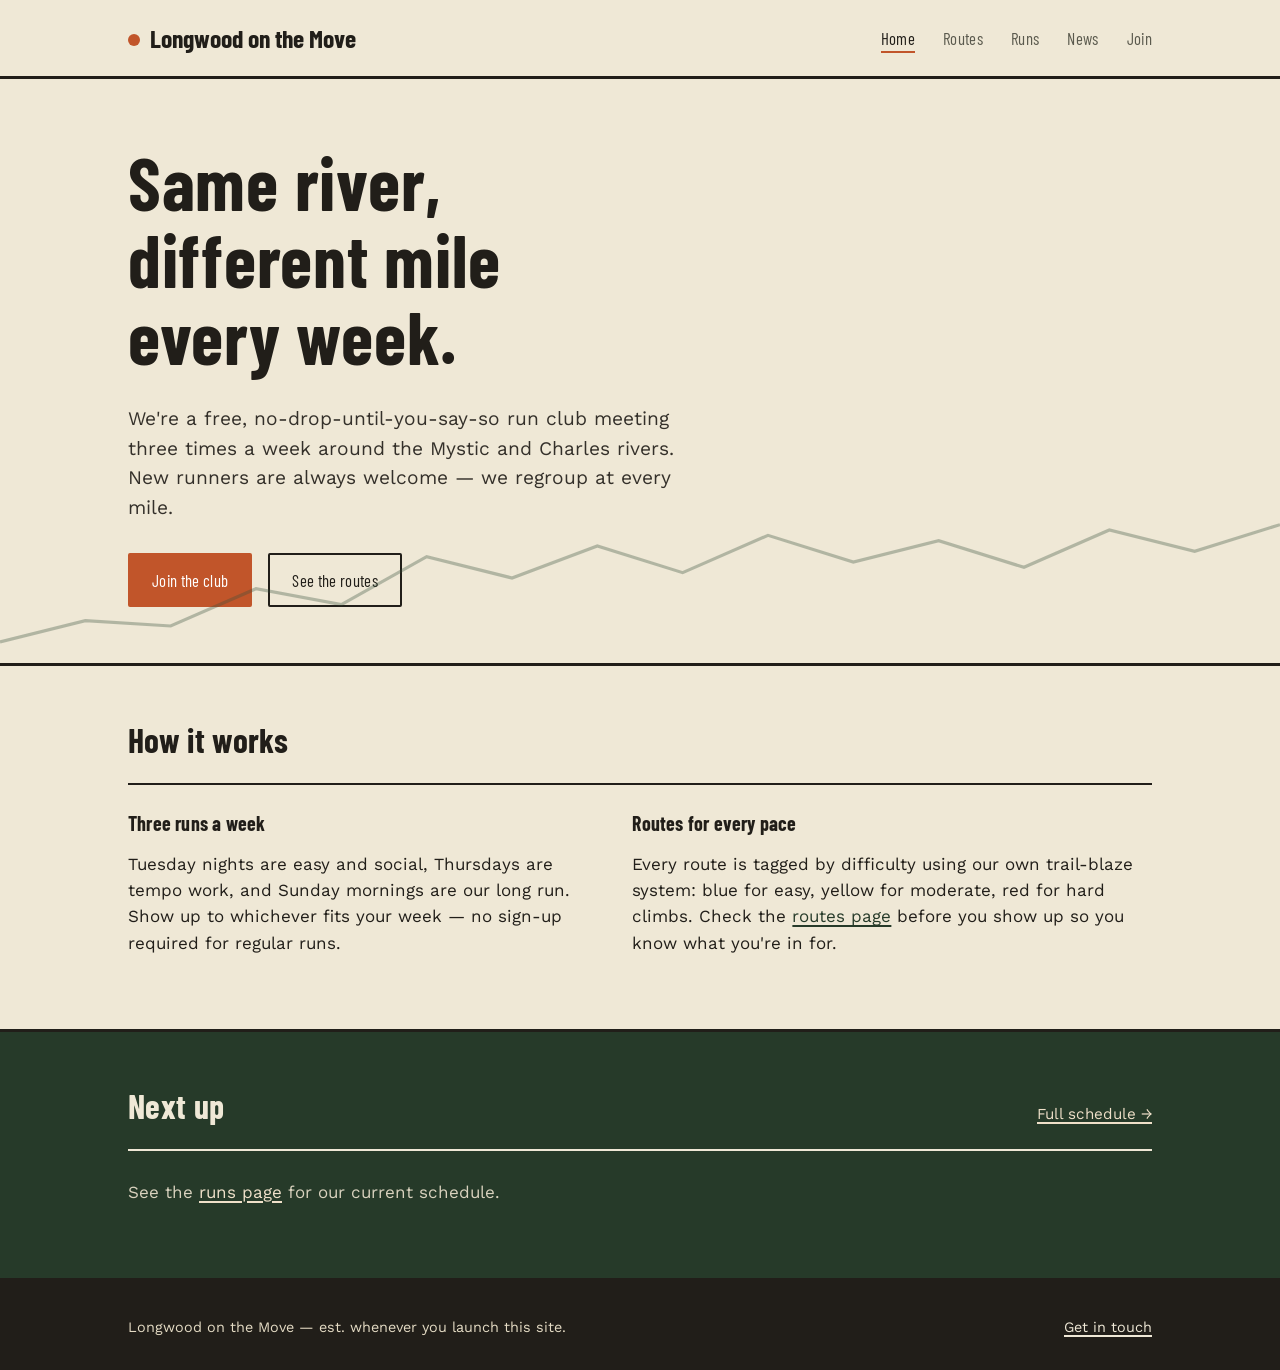
<file: index.html>
<!DOCTYPE html>
<html lang="en">
<head>
<meta charset="UTF-8">
<meta name="viewport" content="width=device-width, initial-scale=1">
<title>Longwood on the Move</title>
<meta name="description" content="A Boston-area run club — weekly routes, group runs, and a place to find your next long run.">
<link rel="stylesheet" href="css/style.css">
</head>
<body>

<header class="site-header">
  <div class="wrap">
    <a class="brand" href="index.html"><span class="brand-mark"></span>Longwood on the Move</a>
    <nav class="primary-nav" aria-label="Primary">
      <ul>
        <li><a href="index.html" aria-current="page">Home</a></li>
        <li><a href="routes.html">Routes</a></li>
        <li><a href="events.html">Runs</a></li>
        <li><a href="blog.html">News</a></li>
        <li><a href="contact.html">Join</a></li>
      </ul>
    </nav>
  </div>
</header>

<section class="hero">
  <div class="wrap">
    <h1>Same river, different mile every week.</h1>
    <p class="lede">We're a free, no-drop-until-you-say-so run club meeting three times a week around the Mystic and Charles rivers. New runners are always welcome — we regroup at every mile.</p>
    <div class="cta-row">
      <a class="btn btn-primary" href="contact.html">Join the club</a>
      <a class="btn btn-ghost" href="routes.html">See the routes</a>
    </div>
  </div>
  <svg class="hero-elevation" viewBox="0 0 1200 140" preserveAspectRatio="none" aria-hidden="true">
    <polyline points="0,120 80,100 160,105 240,70 320,85 400,40 480,60 560,30 640,55 720,20 800,45 880,25 960,50 1040,15 1120,35 1200,10"
      fill="none" stroke="#38513C" stroke-width="3" opacity="0.6"/>
  </svg>
</section>

<section class="section">
  <div class="wrap">
    <div class="section-head">
      <h2>How it works</h2>
    </div>
    <div class="route-grid">
      <div>
        <h3>Three runs a week</h3>
        <p>Tuesday nights are easy and social, Thursdays are tempo work, and Sunday mornings are our long run. Show up to whichever fits your week — no sign-up required for regular runs.</p>
      </div>
      <div>
        <h3>Routes for every pace</h3>
        <p>Every route is tagged by difficulty using our own trail-blaze system: blue for easy, yellow for moderate, red for hard climbs. Check the <a href="routes.html">routes page</a> before you show up so you know what you're in for.</p>
      </div>
    </div>
  </div>
</section>

<section class="section section-dark">
  <div class="wrap">
    <div class="section-head">
      <h2>Next up</h2>
      <span class="section-note"><a href="events.html">Full schedule →</a></span>
    </div>
    <div id="event-list-preview">
      <p>See the <a href="events.html">runs page</a> for our current schedule.</p>
    </div>
  </div>
</section>

<footer class="site-footer">
  <div class="wrap">
    <span>Longwood on the Move — est. whenever you launch this site.</span>
    <span><a href="contact.html">Get in touch</a></span>
  </div>
</footer>

</body>
</html>
</file>
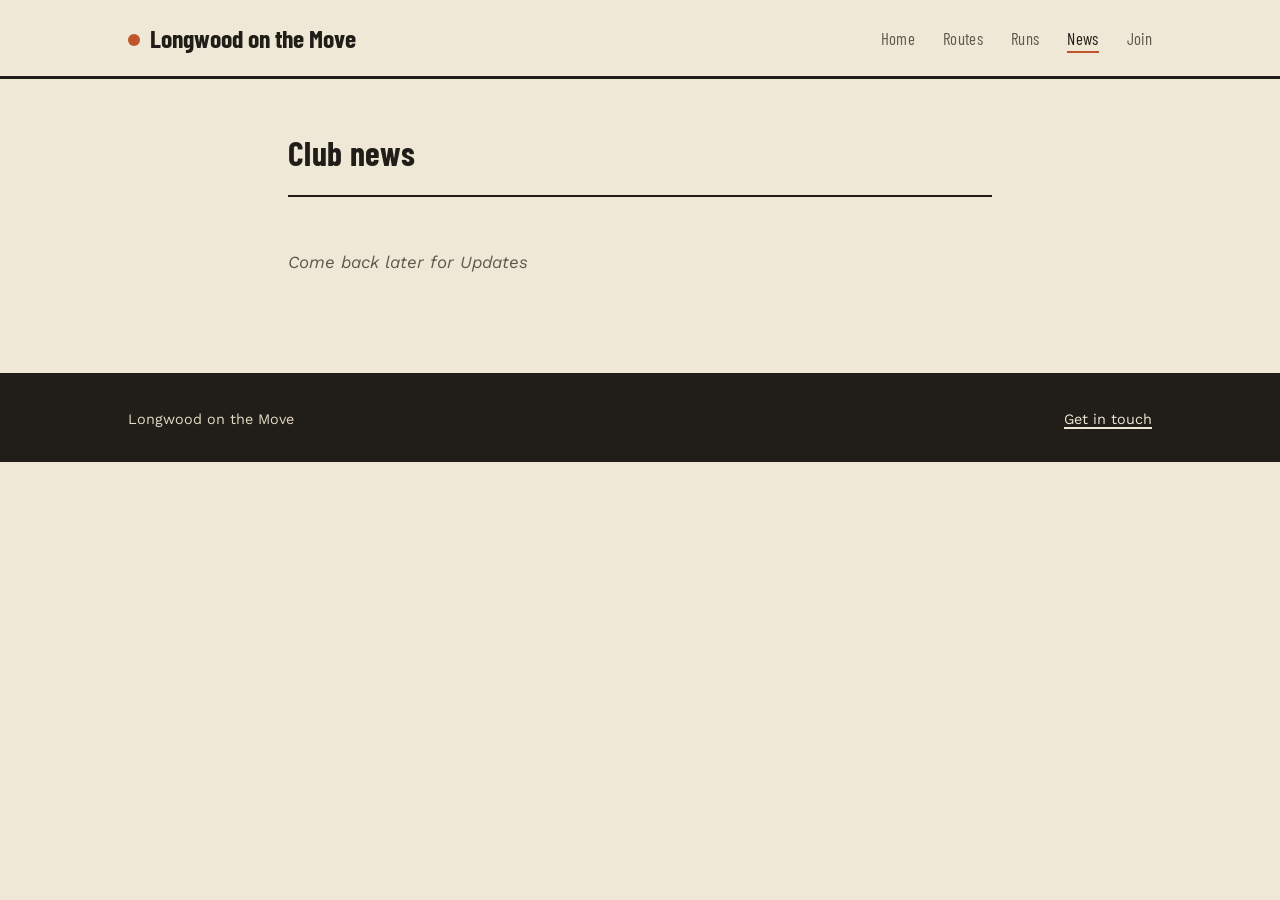
<file: blog.html>
<!DOCTYPE html>
<html lang="en">
<head>
<meta charset="UTF-8">
<meta name="viewport" content="width=device-width, initial-scale=1">
<title>News — Longwood on the Move</title>
<link rel="stylesheet" href="css/style.css">
</head>
<body>

<header class="site-header">
  <div class="wrap">
    <a class="brand" href="index.html"><span class="brand-mark"></span>Longwood on the Move</a>
    <nav class="primary-nav" aria-label="Primary">
      <ul>
        <li><a href="index.html">Home</a></li>
        <li><a href="routes.html">Routes</a></li>
        <li><a href="events.html">Runs</a></li>
        <li><a href="blog.html" aria-current="page">News</a></li>
        <li><a href="contact.html">Join</a></li>
      </ul>
    </nav>
  </div>
</header>

<section class="section">
  <div class="wrap" style="max-width: 760px;">
    <div class="section-head">
      <h2>Club news</h2>
    </div>

    <!-- Each post is a plain <article>. To add a new one, paste a block
         above this comment (newest first). No build step needed. -->

    <p class="empty-state">Come back later for Updates</p>

  </div>
</section>

<footer class="site-footer">
  <div class="wrap">
    <span>Longwood on the Move</span>
    <span><a href="contact.html">Get in touch</a></span>
  </div>
</footer>

</body>
</html>
</file>
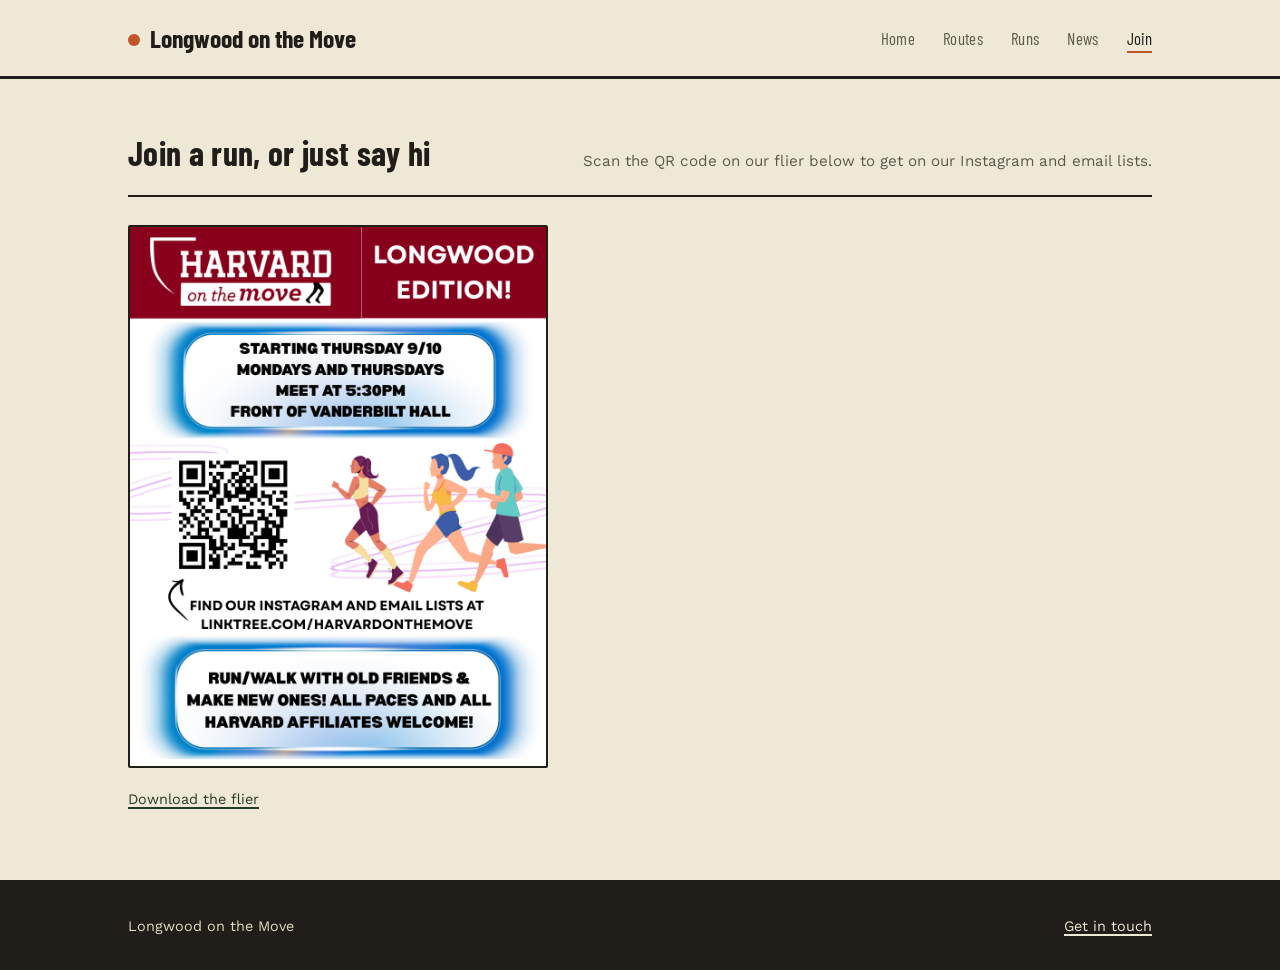
<file: contact.html>
<!DOCTYPE html>
<html lang="en">
<head>
<meta charset="UTF-8">
<meta name="viewport" content="width=device-width, initial-scale=1">
<title>Join — Longwood on the Move</title>
<link rel="stylesheet" href="css/style.css">
</head>
<body>

<header class="site-header">
  <div class="wrap">
    <a class="brand" href="index.html"><span class="brand-mark"></span>Longwood on the Move</a>
    <nav class="primary-nav" aria-label="Primary">
      <ul>
        <li><a href="index.html">Home</a></li>
        <li><a href="routes.html">Routes</a></li>
        <li><a href="events.html">Runs</a></li>
        <li><a href="blog.html">News</a></li>
        <li><a href="contact.html" aria-current="page">Join</a></li>
      </ul>
    </nav>
  </div>
</header>

<section class="section">
  <div class="wrap">
    <div class="section-head">
      <h2>Join a run, or just say hi</h2>
      <span class="section-note">Scan the QR code on our flier below to get on our Instagram and email lists.</span>
    </div>

    <div class="flier-embed">
      <a href="join-flier.pdf">
        <img src="images/join-flier.png" alt="Longwood on the Move flier with QR code to join our Instagram and email lists">
      </a>
    </div>
    <p class="form-note"><a href="join-flier.pdf">Download the flier</a></p>
  </div>
</section>

<footer class="site-footer">
  <div class="wrap">
    <span>Longwood on the Move</span>
    <span><a href="contact.html">Get in touch</a></span>
  </div>
</footer>

</body>
</html>
</file>
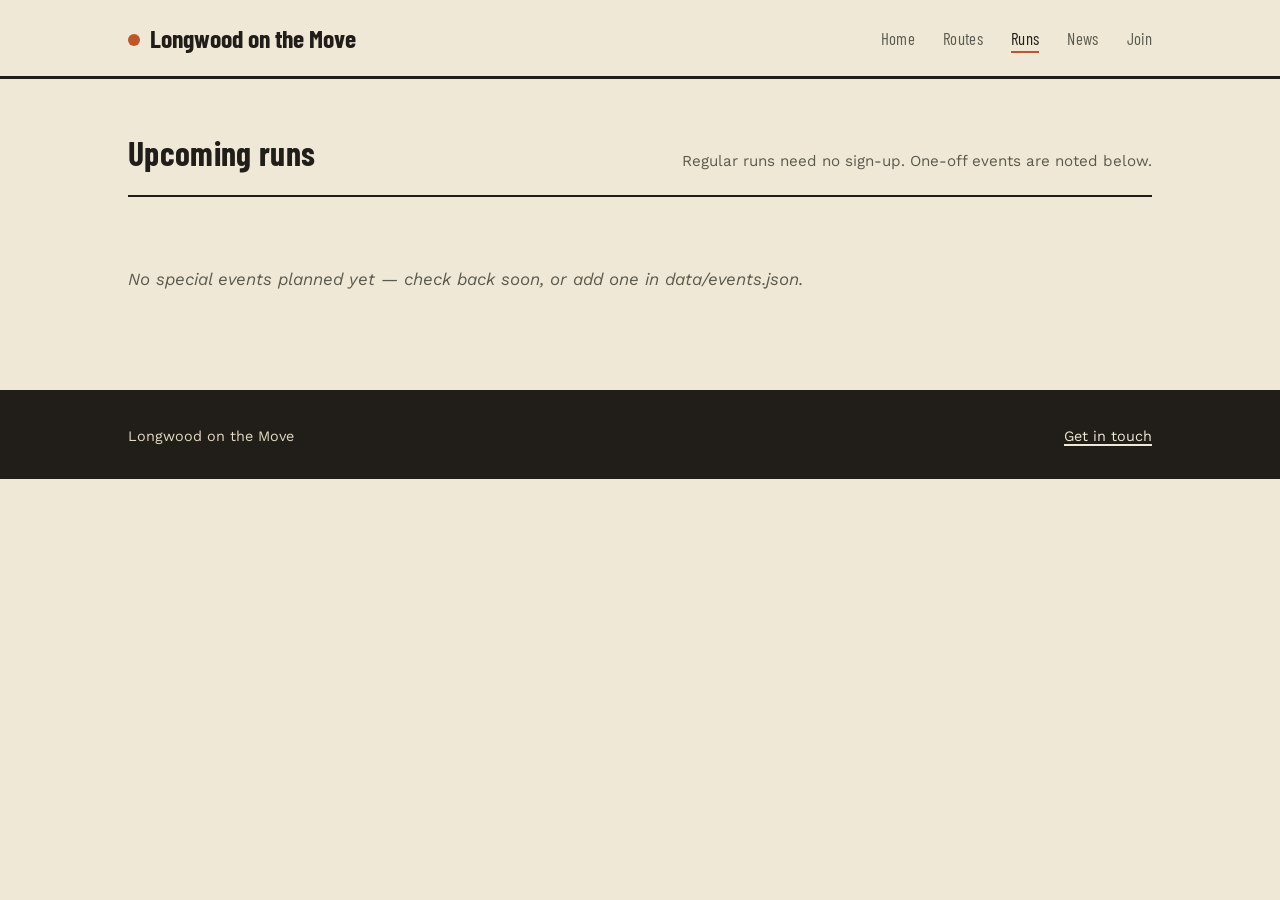
<file: events.html>
<!DOCTYPE html>
<html lang="en">
<head>
<meta charset="UTF-8">
<meta name="viewport" content="width=device-width, initial-scale=1">
<title>Group Runs — Longwood on the Move</title>
<link rel="stylesheet" href="css/style.css">
</head>
<body>

<header class="site-header">
  <div class="wrap">
    <a class="brand" href="index.html"><span class="brand-mark"></span>Longwood on the Move</a>
    <nav class="primary-nav" aria-label="Primary">
      <ul>
        <li><a href="index.html">Home</a></li>
        <li><a href="routes.html">Routes</a></li>
        <li><a href="events.html" aria-current="page">Runs</a></li>
        <li><a href="blog.html">News</a></li>
        <li><a href="contact.html">Join</a></li>
      </ul>
    </nav>
  </div>
</header>

<section class="section">
  <div class="wrap">
    <div class="section-head">
      <h2>Upcoming runs</h2>
      <span class="section-note">Regular runs need no sign-up. One-off events are noted below.</span>
    </div>
    <div id="event-list" class="overflow-x">
      <p class="empty-state">Loading schedule…</p>
    </div>
  </div>
</section>

<footer class="site-footer">
  <div class="wrap">
    <span>Longwood on the Move</span>
    <span><a href="contact.html">Get in touch</a></span>
  </div>
</footer>

<script src="js/events.js"></script>
</body>
</html>
</file>
<file: css/style.css>
/* ==========================================================================
   Longwood on the Move — stylesheet
   Rename "Longwood on the Move" throughout, or just edit the --club-name usages
   and the text in each HTML file's header.
   ========================================================================== */

@import url('https://fonts.googleapis.com/css2?family=Barlow+Condensed:wght@500;600;700&family=Work+Sans:wght@400;500;600&display=swap');

:root {
  --bark: #211E19;
  --bark-soft: #34302A;
  --paper: #EFE8D6;
  --paper-dim: #E4DBC4;
  --moss: #38513C;
  --moss-dark: #263A29;
  --blaze: #C1552A;
  --blaze-dark: #9C4220;
  --slate: #5B5A4E;
  --chalk: #FFFFFF;

  --blaze-blue: #2E5C86;
  --blaze-yellow: #C99A2E;
  --blaze-red: #A83A2C;

  --font-display: 'Barlow Condensed', sans-serif;
  --font-body: 'Work Sans', sans-serif;

  --max-w: 1080px;
}

* { box-sizing: border-box; }

html {
  scroll-behavior: smooth;
}

body {
  margin: 0;
  background: var(--paper);
  color: var(--bark);
  font-family: var(--font-body);
  font-size: 17px;
  line-height: 1.55;
  -webkit-font-smoothing: antialiased;
}

@media (prefers-reduced-motion: reduce) {
  html { scroll-behavior: auto; }
  * { animation-duration: 0.01ms !important; transition-duration: 0.01ms !important; }
}

a { color: var(--moss-dark); text-decoration-thickness: 1.5px; text-underline-offset: 3px; }
a:hover { color: var(--blaze); }

:focus-visible {
  outline: 3px solid var(--blaze);
  outline-offset: 2px;
}

h1, h2, h3, h4 {
  font-family: var(--font-display);
  font-weight: 700;
  letter-spacing: 0.01em;
  line-height: 1.05;
  margin: 0 0 0.4em;
  color: var(--bark);
}

p { max-width: 62ch; }

.wrap {
  max-width: var(--max-w);
  margin: 0 auto;
  padding: 0 28px;
}

/* ---------- Header / nav ---------- */

.site-header {
  border-bottom: 3px solid var(--bark);
  background: var(--paper);
  position: sticky;
  top: 0;
  z-index: 20;
}

.site-header .wrap {
  display: flex;
  align-items: center;
  justify-content: space-between;
  padding-top: 18px;
  padding-bottom: 18px;
  gap: 24px;
  flex-wrap: wrap;
}

.brand {
  font-family: var(--font-display);
  font-size: 1.6rem;
  font-weight: 700;
  text-decoration: none;
  color: var(--bark);
  display: flex;
  align-items: baseline;
  gap: 10px;
}

.brand .brand-mark {
  display: inline-block;
  width: 12px;
  height: 12px;
  background: var(--blaze);
  border-radius: 50%;
  transform: translateY(-2px);
}

.brand:hover { color: var(--bark); }

nav.primary-nav ul {
  list-style: none;
  display: flex;
  gap: 28px;
  margin: 0;
  padding: 0;
  font-family: var(--font-display);
  font-size: 1.05rem;
  letter-spacing: 0.02em;
}

nav.primary-nav a {
  text-decoration: none;
  color: var(--slate);
  padding-bottom: 3px;
  border-bottom: 2px solid transparent;
}

nav.primary-nav a:hover,
nav.primary-nav a[aria-current="page"] {
  color: var(--bark);
  border-bottom-color: var(--blaze);
}

/* ---------- Hero ---------- */

.hero {
  position: relative;
  border-bottom: 3px solid var(--bark);
  overflow: hidden;
  background: var(--paper);
}

.hero .wrap {
  padding-top: 64px;
  padding-bottom: 56px;
  position: relative;
}

.hero-elevation {
  position: absolute;
  left: 0;
  right: 0;
  bottom: 0;
  width: 100%;
  height: auto;
  opacity: 0.55;
}

.hero h1 {
  font-size: clamp(2.6rem, 6vw, 4.6rem);
  max-width: 14ch;
  position: relative;
}

.hero .lede {
  font-size: 1.2rem;
  color: var(--bark-soft);
  max-width: 46ch;
  margin-top: 18px;
  position: relative;
}

.hero .cta-row {
  margin-top: 30px;
  display: flex;
  gap: 16px;
  flex-wrap: wrap;
  position: relative;
}

/* ---------- Buttons ---------- */

.btn {
  display: inline-block;
  font-family: var(--font-display);
  font-size: 1.05rem;
  letter-spacing: 0.02em;
  text-decoration: none;
  padding: 12px 22px;
  border: 2px solid var(--bark);
  border-radius: 2px;
  transition: transform 0.12s ease, background 0.12s ease, color 0.12s ease;
}

.btn-primary {
  background: var(--blaze);
  border-color: var(--blaze);
  color: var(--chalk);
}
.btn-primary:hover { background: var(--blaze-dark); border-color: var(--blaze-dark); color: var(--chalk); transform: translateY(-1px); }

.btn-ghost {
  background: transparent;
  color: var(--bark);
}
.btn-ghost:hover { background: var(--bark); color: var(--paper); transform: translateY(-1px); }

/* ---------- Sections ---------- */

.section {
  padding: 56px 0;
}

.section-dark {
  background: var(--moss-dark);
  color: var(--paper);
  border-top: 3px solid var(--bark);
  border-bottom: 3px solid var(--bark);
}

.section-dark h2, .section-dark h3 { color: var(--paper); }
.section-dark p { color: #D9D2BE; }
.section-dark a { color: #EFE0C9; }

.section-head {
  display: flex;
  align-items: baseline;
  justify-content: space-between;
  gap: 20px;
  flex-wrap: wrap;
  margin-bottom: 28px;
  border-bottom: 2px solid currentColor;
  padding-bottom: 12px;
}

.section-head h2 {
  font-size: 2.1rem;
}

.section-head .section-note {
  font-family: var(--font-body);
  font-size: 0.95rem;
  color: var(--slate);
}

/* ---------- Route "bib" list ---------- */

.route-grid {
  display: grid;
  grid-template-columns: minmax(280px, 1fr) minmax(320px, 1.1fr);
  gap: 32px;
  align-items: start;
}

@media (max-width: 820px) {
  .route-grid { grid-template-columns: 1fr; }
}

.route-list {
  display: flex;
  flex-direction: column;
  gap: 12px;
}

.bib {
  display: flex;
  align-items: center;
  gap: 18px;
  background: var(--chalk);
  border: 2px solid var(--bark);
  border-radius: 2px;
  padding: 14px 16px;
  cursor: pointer;
  text-align: left;
  width: 100%;
  font-family: var(--font-body);
}

.bib:hover, .bib.is-active {
  border-color: var(--blaze);
  background: #FFFDF8;
}

.bib.is-active { box-shadow: 4px 4px 0 var(--blaze); }

.bib-number {
  font-family: var(--font-display);
  font-size: 2.1rem;
  font-weight: 700;
  color: var(--slate);
  min-width: 2.4ch;
  text-align: right;
}

.bib.is-active .bib-number { color: var(--blaze); }

.bib-info { flex: 1; }

.bib-info h3 {
  font-size: 1.25rem;
  margin-bottom: 2px;
}

.bib-meta {
  font-size: 0.9rem;
  color: var(--slate);
  display: flex;
  gap: 10px;
  align-items: center;
  flex-wrap: wrap;
}

.blaze-tag {
  display: inline-flex;
  align-items: center;
  gap: 6px;
  font-family: var(--font-display);
  font-size: 0.85rem;
  letter-spacing: 0.02em;
  padding: 2px 8px 2px 6px;
  border-radius: 2px;
  color: var(--chalk);
}

.blaze-tag .swatch {
  width: 9px;
  height: 9px;
  border-radius: 1px;
  background: currentColor;
  display: inline-block;
}

.blaze-tag.blue { background: var(--blaze-blue); }
.blaze-tag.yellow { background: var(--blaze-yellow); color: var(--bark); }
.blaze-tag.red { background: var(--blaze-red); }

#map {
  height: 480px;
  border: 2px solid var(--bark);
  border-radius: 2px;
}

.map-legend {
  margin-top: 12px;
  font-size: 0.9rem;
  color: var(--slate);
  display: flex;
  gap: 18px;
  flex-wrap: wrap;
}

.map-legend span { display: inline-flex; align-items: center; gap: 6px; }
.map-legend .swatch { width: 10px; height: 10px; border-radius: 1px; }

/* ---------- Events / results-board list ---------- */

.event-row {
  display: grid;
  grid-template-columns: 90px 1fr auto;
  gap: 18px;
  align-items: center;
  padding: 16px 0;
  border-bottom: 1px solid var(--paper-dim);
}

.event-row:first-child { border-top: 1px solid var(--paper-dim); }

.event-date {
  font-family: var(--font-display);
  text-align: center;
  border-right: 2px solid var(--bark);
  padding-right: 14px;
}

.event-date .day { font-size: 2rem; font-weight: 700; line-height: 1; display: block; }
.event-date .month { font-size: 0.95rem; letter-spacing: 0.06em; color: var(--slate); }

.event-info h3 { font-size: 1.2rem; margin-bottom: 4px; }
.event-info p { margin: 0; color: var(--slate); font-size: 0.95rem; }

.event-meta {
  font-size: 0.9rem;
  color: var(--slate);
  text-align: right;
  white-space: nowrap;
}

.empty-state {
  padding: 24px 0;
  color: var(--slate);
  font-style: italic;
}

/* ---------- Blog ---------- */

.post {
  padding: 32px 0;
  border-bottom: 1px solid var(--paper-dim);
}
.post:first-of-type { padding-top: 0; }

.post-meta {
  font-size: 0.9rem;
  color: var(--slate);
  margin-bottom: 6px;
  font-family: var(--font-display);
  letter-spacing: 0.02em;
}

.post h2 { font-size: 1.9rem; margin-bottom: 10px; }

/* ---------- Forms ---------- */

form.contact-form {
  max-width: 560px;
}

.field {
  margin-bottom: 20px;
}

.field label {
  display: block;
  font-family: var(--font-display);
  font-size: 1.05rem;
  margin-bottom: 6px;
}

.field input,
.field textarea,
.field select {
  width: 100%;
  font-family: var(--font-body);
  font-size: 1rem;
  padding: 10px 12px;
  border: 2px solid var(--bark);
  border-radius: 2px;
  background: var(--chalk);
  color: var(--bark);
}

.field textarea { min-height: 120px; resize: vertical; }

.field-hint { font-size: 0.85rem; color: var(--slate); margin-top: 4px; }

.form-note {
  font-size: 0.9rem;
  color: var(--slate);
  margin-top: 20px;
}

.flier-embed {
  max-width: 420px;
  border: 2px solid var(--bark);
  border-radius: 2px;
  background: var(--chalk);
  overflow: hidden;
}

.flier-embed img {
  display: block;
  width: 100%;
  height: auto;
}

/* ---------- Footer ---------- */

.site-footer {
  border-top: 3px solid var(--bark);
  background: var(--bark);
  color: var(--paper-dim);
  padding: 32px 0;
  font-size: 0.9rem;
}

.site-footer .wrap {
  display: flex;
  justify-content: space-between;
  gap: 16px;
  flex-wrap: wrap;
}

.site-footer a { color: var(--paper); }

/* ---------- Utility ---------- */

.overflow-x {
  overflow-x: auto;
}

@media (max-width: 640px) {
  .hero .wrap { padding-top: 44px; padding-bottom: 40px; }
  .site-header .wrap { padding-top: 14px; padding-bottom: 14px; }
  nav.primary-nav ul { gap: 18px; font-size: 0.95rem; }
}
</file>
